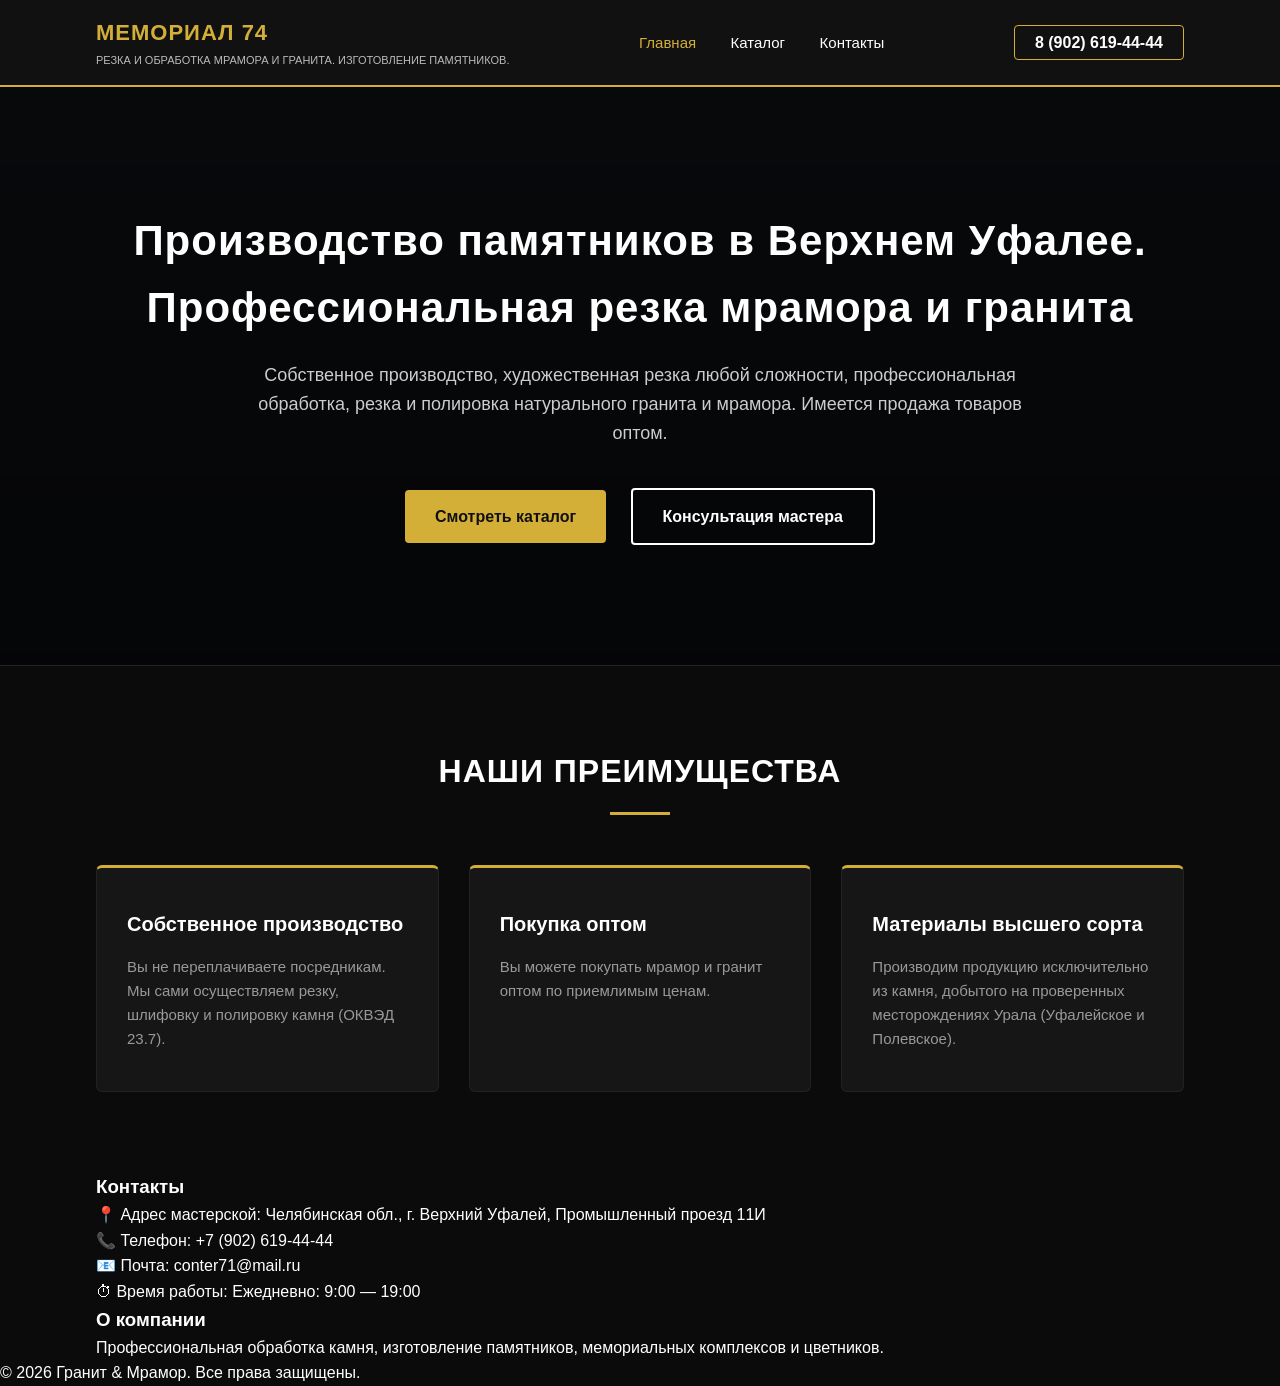
<file: index.html>
﻿<!DOCTYPE html>
<html lang="ru">
	<head>
		<meta charset="UTF-8">
			<meta name="viewport" content="width=device-width, initial-scale=1.0">
				<title>Изготовление памятников из гранита и мрамора | Профессиональная резка</title>
				<link rel="stylesheet" href="style.css">
</head>
	<body>

		<header>
			<div class="container header-container">
				<div class="logo">
					<h2>МЕМОРИАЛ 74</h2>
					<p>Резка и обработка мрамора и гранита. Изготовление памятников.</p>
				</div>
				<nav>
					<a href="index.html" class="active">Главная</a>
					<a href="catalog.html">Каталог</a>
					<a href="#contacts">Контакты</a>
				</nav>
				<div class="header-phone">
					<a href="tel:+79107306666">8 (902) 619-44-44</a>
				</div>
			</div>
		</header>
		

		<section class="hero">
			<div class="hero-overlay"></div>
			<div class="container hero-content">
				<h1>Производство памятников в Верхнем Уфалее. Профессиональная резка мрамора и гранита</h1>
				<p>Собственное производство, художественная резка любой сложности, профессиональная обработка, резка и полировка натурального гранита и мрамора. Имеется продажа товаров оптом.</p>
				<div class="hero-buttons">
					<a href="catalog.html" class="btn btn-primary">Смотреть каталог</a>
					<a href="#contacts" class="btn btn-secondary">Консультация мастера</a>
				</div>
			</div>
		</section>

		<section class="features container">
			<div class="section-title">
				<h2>Наши преимущества</h2>
				<div class="divider"></div>
			</div>
			<div class="features-grid">
				<div class="feature-card">
					<h3>Собственное производство</h3>
					<p>Вы не переплачиваете посредникам. Мы сами осуществляем резку, шлифовку и полировку камня (ОКВЭД 23.7).</p>
				</div>
				<div class="feature-card">
					<h3>Покупка оптом</h3>
					<p>Вы можете покупать мрамор и гранит оптом по приемлимым ценам.</p>
				</div>
				<div class="feature-card">
					<h3>Материалы высшего сорта</h3>
					<p>Производим продукцию исключительно из камня, добытого на проверенных месторождениях Урала (Уфалейское и Полевское).</p>
				</div>
			</div>
		</section>

		

		<footer id="contacts">
			<div class="container footer-container">
				<div>
					<h3>Контакты</h3>
					<p>📍 Адрес мастерской: Челябинская обл., г. Верхний Уфалей, Промышленный проезд 11И</p>
					<p>📞 Телефон: +7 (902) 619-44-44</p>
					<p>📧 Почта: conter71@mail.ru</p>
					<p>⏱ Время работы: Ежедневно: 9:00 — 19:00</p>
				</div>
				<div>
					<h3>О компании</h3>
					<p>Профессиональная обработка камня, изготовление памятников, мемориальных комплексов и цветников.</p>
				</div>
			</div>
			<div class="footer-bottom">
				<p>&copy; 2026 Гранит & Мрамор. Все права защищены.</p>
			</div>
		</footer>

	</body>
</html>
</file>
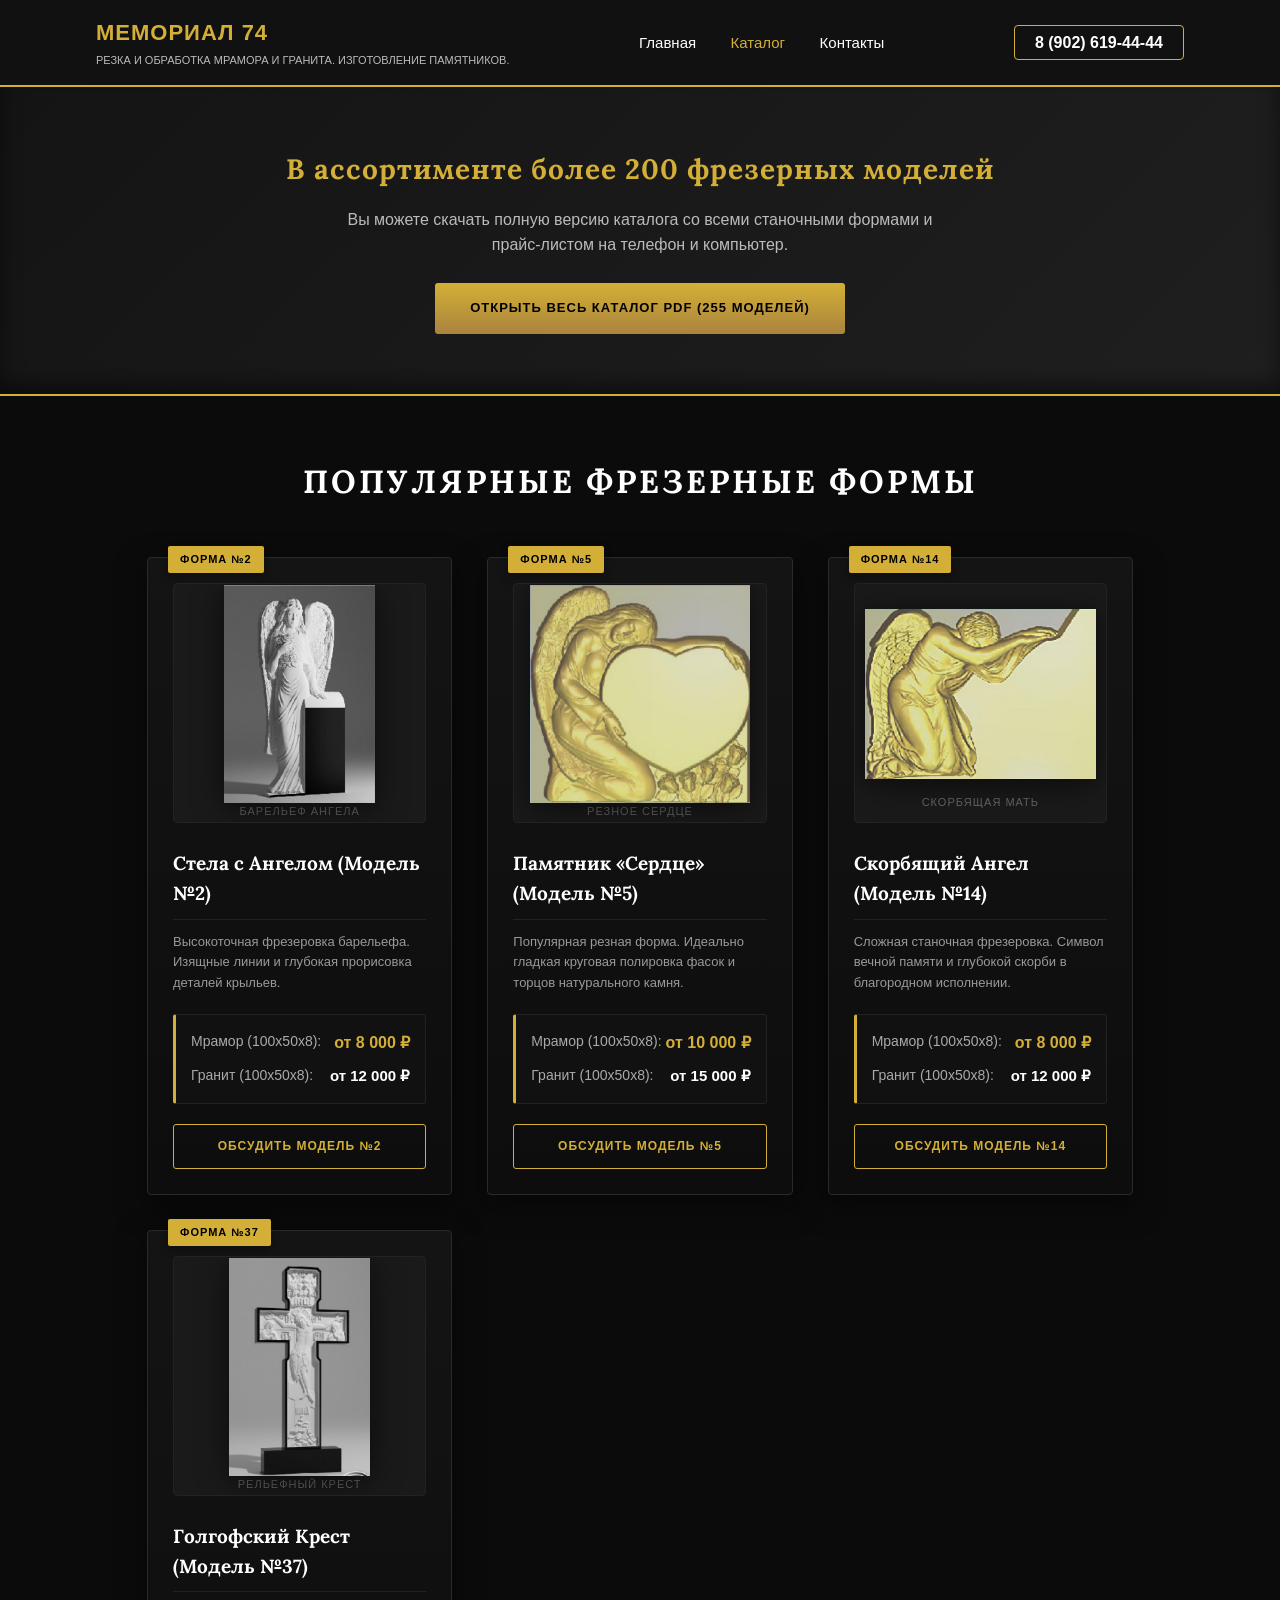
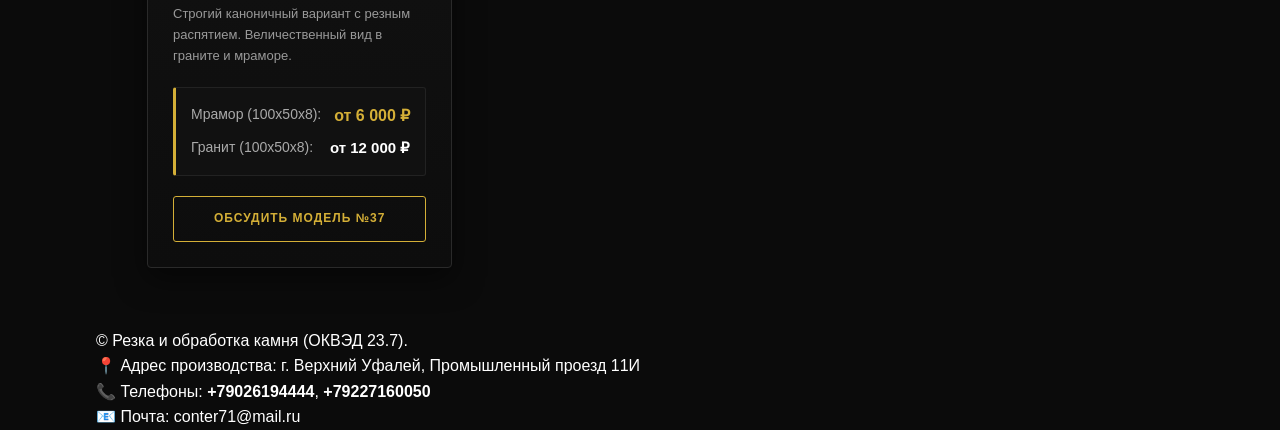
<file: catalog.html>
﻿<!DOCTYPE html>
<html lang="ru">
	<head>
		<meta charset="UTF-8">
			<meta name="viewport" content="width=device-width, initial-scale=1.0">
				<title>Каталог фрезерных памятников | Мемориал 74</title>
				<link href="https://fonts.googleapis.com/css2?family=Lora:ital,wght@0,400..700;1,400..700&display=swap" rel="stylesheet">
					<link rel="stylesheet" href="style.css">
</head>
	<body>

		<header>
			<div class="container header-container">
				<div class="logo">
					<h2>МЕМОРИАЛ 74</h2>
					<p>Резка и обработка мрамора и гранита. Изготовление памятников.</p>
				</div>
				<nav>
					<a href="index.html">Главная</a>
					<a href="catalog.html" class="active">Каталог</a>
					<a href="#contacts">Контакты</a>
				</nav>
				<div class="header-phone">
					<a href="https://wa.me/79026194444">8 (902) 619-44-44</a>
				</div>
			</div>
		</header>

		<section class="catalog-download">
			<div class="container">
				<h2>В ассортименте более 200 фрезерных моделей</h2>
				<p>Вы можете скачать полную версию каталога со всеми станочными формами и прайс-листом на телефон и компьютер.</p>
				<a href="https://disk.yandex.ru/i/3zbNdGGrFYZeXg" target="_blank" class="btn-download">Открыть весь каталог PDF (255 моделей)</a>
			</div>
		</section>

		<main class="catalog-container">
			<div class="container">
				<h1>Популярные фрезерные формы</h1>

				<div class="products-grid">

					<div class="product-card">
						<div class="product-badge">Форма №2</div>
						<div class="product-img-container">
							<!-- Обрати внимание: теперь тут .png -->
							<img src="pamyatnik2.png" alt="Модель №2" class="product-img">
								<div class="img-tip"></div>
							</img>
							<div class="img-tip">Барельеф Ангела</div>
						</div>
						<h3>Стела с Ангелом (Модель №2)</h3>
						<p class="product-desc">Высокоточная фрезеровка барельефа. Изящные линии и глубокая прорисовка деталей крыльев.</p>
						<div class="product-price-box">
							<div>
								<span>Мрамор (100х50х8):</span>
								<strong class="price-gold">от 8 000 ₽</strong>
							</div>
							<div>
								<span>Гранит (100х50х8):</span>
								<strong>от 12 000 ₽</strong>
							</div>
						</div>
						<a href="https://wa.me/79026194444" target="_blank" class="btn-order">Обсудить модель №2</a>
					</div>

					<div class="product-card">
						<div class="product-badge">Форма №5</div>
						<div class="product-img-container">
							<!-- И здесь тоже .png -->
							<img src="pamyatnik5.png" alt="Модель №5" class="product-img">
								<div class="img-tip"></div>
							</img>
							<div class="img-tip">Резное Сердце</div>
						</div>
						<h3>Памятник «Сердце» (Модель №5)</h3>
						<p class="product-desc">Популярная резная форма. Идеально гладкая круговая полировка фасок и торцов натурального камня.</p>
						<div class="product-price-box">
							<div>
								<span>Мрамор (100х50х8):</span>
								<strong class="price-gold">от 10 000 ₽</strong>
							</div>
							<div>
								<span>Гранит (100х50х8):</span>
								<strong>от 15 000 ₽</strong>
							</div>
						</div>
						<a href="https://wa.me/79026194444" target="_blank" class="btn-order">Обсудить модель №5</a>
					</div>

					<div class="product-card">
						<div class="product-badge">Форма №14</div>
						<div class="product-img-container">
							<!-- И здесь тоже .png -->
							<img src="pamyatnik14.png" alt="Модель №14" class="product-img">
								<div class="img-tip"></div>
							</img>
							<div class="img-tip">Скорбящая мать</div>
						</div>
						<h3>Скорбящий Ангел (Модель №14)</h3>
						<p class="product-desc">Сложная станочная фрезеровка. Символ вечной памяти и глубокой скорби в благородном исполнении.</p>
						<div class="product-price-box">
							<div>
								<span>Мрамор (100х50х8):</span>
								<strong class="price-gold">от 8 000 ₽</strong>
							</div>
							<div>
								<span>Гранит (100х50х8):</span>
								<strong>от 12 000 ₽</strong>
							</div>
						</div>
						<a href="https://wa.me/79026194444" target="_blank" class="btn-order">Обсудить модель №14</a>
					</div>

					<div class="product-card">
						<div class="product-badge">Форма №37</div>
						<div class="product-img-container">
							<!-- И здесь тоже .png -->
							<img src="pamyatnik37.png" alt="Модель №37" class="product-img">
								<div class="img-tip"></div>
							</img>
							<div class="img-tip">Рельефный Крест</div>
						</div>
						<h3>Голгофский Крест (Модель №37)</h3>
						<p class="product-desc">Строгий каноничный вариант с резным распятием. Величественный вид в граните и мраморе.</p>
						<div class="product-price-box">
							<div>
								<span>Мрамор (100х50х8):</span>
								<strong class="price-gold">от 6 000 ₽</strong>
							</div>
							<div>
								<span>Гранит (100х50х8):</span>
								<strong>от 12 000 ₽</strong>
							</div>
						</div>
						<a href="https://wa.me/79026194444" target="_blank" class="btn-order">Обсудить модель №37</a>
					</div>

				</div>
			</div>
		</main>

		<footer id="contacts">
			<div class="container">
				<p>© Резка и обработка камня (ОКВЭД 23.7).</p>
				<p>
					📍 Адрес производства: г. Верхний Уфалей, Промышленный проезд 11И <br>
					📞 Телефоны: <strong>+79026194444</strong>, <strong>+79227160050</strong>
				</br> 📧 Почта: conter71@mail.ru
				</p>
			</div>
		</footer>

	</body>
</html>
</file>
<file: style.css>
﻿/* ОБЩИЕ СТИЛИ ДЛЯ ВСЕГО САЙТА */
* {
    margin: 0;
    padding: 0;
    box-sizing: border-box;
}

body {
    font-family: 'Segoe UI', Tahoma, Geneva, Verdana, sans-serif;
    background-color: #0b0b0b; /* Глубокий премиальный черный фон */
    color: #ffffff;
    line-height: 1.6;
}

.container {
    width: 85%;
    max-width: 1200px;
    margin: 0 auto;
}

/* ШАПКА САЙТА (HEADER) */
header {
    background-color: #111111;
    border-bottom: 2px solid #d4af37; /* Золотая полоса */
    position: sticky;
    top: 0;
    z-index: 1000;
    padding: 15px 0;
}

.header-container {
    display: flex;
    justify-content: space-between;
    align-items: center;
}

.logo h2 {
    font-size: 22px;
    color: #d4af37;
    letter-spacing: 1px;
}

.logo p {
    font-size: 11px;
    color: #bbb;
    text-transform: uppercase;
    margin-top: 2px;
}

nav a {
    color: #ffffff;
    text-decoration: none;
    margin: 0 15px;
    font-size: 15px;
    font-weight: 500;
    transition: color 0.3s;
}

nav a:hover, nav a.active {
    color: #d4af37;
}

.header-phone a {
    color: #fff;
    text-decoration: none;
    font-weight: bold;
    border: 1px solid #d4af37;
    padding: 8px 20px;
    border-radius: 4px;
    transition: all 0.3s;
}

.header-phone a:hover {
    background-color: #d4af37;
    color: #111111;
}

/* ГЛАВНАЯ СТРАНИЦА: БАННЕР (HERO) */
.hero {
    background: linear-gradient(rgba(0, 0, 0, 0.75), rgba(0, 0, 0, 0.85)), #1f242d; 
    background-size: cover;
    background-position: center;
    padding: 120px 0;
    text-align: center;
    border-bottom: 1px solid #222;
}

.hero h1 {
    font-size: 42px;
    color: #ffffff;
    margin-bottom: 20px;
    font-weight: bold;
    letter-spacing: 1px;
}

.hero p {
    font-size: 18px;
    max-width: 800px;
    margin: 0 auto 40px auto;
    color: #cccccc;
}

/* КНОПКИ */
.btn {
    display: inline-block;
    padding: 14px 30px;
    text-decoration: none;
    font-weight: bold;
    border-radius: 4px;
    margin: 0 10px;
    transition: 0.3s;
}

.btn-primary {
    background-color: #d4af37;
    color: #111111;
}

.btn-primary:hover {
    background-color: #ffffff;
    box-shadow: 0 0 15px rgba(212, 175, 55, 0.4);
}

.btn-secondary {
    border: 2px solid #ffffff;
    color: #ffffff;
}

.btn-secondary:hover {
    background-color: #ffffff;
    color: #111111;
}

/* ГЛАВНАЯ СТРАНИЦА: ПРЕИМУЩЕСТВА */
.features {
    padding: 80px 0;
}

.section-title {
    text-align: center;
    margin-bottom: 50px;
}

.section-title h2 {
    font-size: 32px;
    color: #ffffff;
    text-transform: uppercase;
    letter-spacing: 1px;
}

.divider {
    width: 60px;
    height: 3px;
    background-color: #d4af37;
    margin: 15px auto 0 auto;
}

.features-grid {
    display: flex;
    justify-content: space-between;
    gap: 30px;
}

.feature-card {
    background: #161616;
    padding: 40px 30px;
    border-radius: 6px;
    flex: 1;
    border: 1px solid #222222;
    border-top: 3px solid #d4af37; /* Золотой акцент сверху */
    transition: 0.3s;
}

.feature-card:hover {
    transform: translateY(-5px);
    border-color: #d4af37;
}

.feature-card h3 {
    margin-bottom: 15px;
    font-size: 20px;
    color: #ffffff;
}

.feature-card p {
    color: #999999;
    font-size: 15px;
}

/* ГЛАВНАЯ СТРАНИЦА: ФОРМА ЗАЯВКИ */
.callback-section {
    background-color: #111111;
    border-top: 1px solid #222;
    border-bottom: 1px solid #222;
    padding: 60px 0;
    text-align: center;
}

.callback-container h2 {
    color: #d4af37;
    margin-bottom: 15px;
    font-size: 28px;
}

.callback-container p {
    color: #cccccc;
    margin-bottom: 30px;
}

.callback-form {
    display: flex;
    justify-content: center;
    gap: 15px;
}

.callback-form input {
    padding: 14px;
    width: 280px;
    border: 1px solid #333333;
    background: #1a1a1a;
    color: white;
    border-radius: 4px;
    font-size: 15px;
}

.callback-form input:focus {
    border-color: #d4af37;
    outline: none;
}

/* ==========================================================================
   ОБНОВЛЕННЫЕ ДИЗАЙНЕРСКИЕ СТИЛИ СТРАНИЦЫ КАТАЛОГА
   ========================================================================== */
.catalog-download {
    background: linear-gradient(135deg, #141414 0%, #1f1f1f 100%);
    border-bottom: 2px solid #d4af37;
    text-align: center;
    padding: 60px 20px;
    box-shadow: inset 0 -10px 20px rgba(0,0,0,0.5);
}

.catalog-download h2 {
    color: #d4af37;
    font-size: 28px;
    font-family: 'Lora', serif;
    margin-bottom: 15px;
    letter-spacing: 1px;
}

.catalog-download p {
    color: #bbbbbb;
    font-size: 16px;
    max-width: 600px;
    margin: 0 auto;
}

.btn-download {
    display: inline-block;
    background: linear-gradient(180deg, #d4af37 0%, #aa843d 100%);
    color: #000000;
    padding: 15px 35px;
    font-weight: bold;
    text-decoration: none;
    border-radius: 3px;
    margin-top: 25px;
    text-transform: uppercase;
    font-size: 13px;
    letter-spacing: 1px;
    transition: all 0.3s ease;
    border: none;
}

.btn-download:hover {
    background: #ffffff;
    color: #000000;
    box-shadow: 0 0 25px rgba(212, 175, 55, 0.7);
    transform: translateY(-2px);
}

.catalog-container {
    max-width: 1200px;
    margin: 60px auto;
    padding: 0 20px;
}

.catalog-container h1 {
    text-align: center;
    color: #ffffff;
    margin-bottom: 50px;
    text-transform: uppercase;
    letter-spacing: 3px;
    font-size: 32px;
    font-family: 'Lora', serif;
    position: relative;
}

/* Сетка карточек */
.products-grid {
    display: grid;
    grid-template-columns: repeat(auto-fit, minmax(280px, 1fr));
    gap: 35px;
}

/* Элегантная карточка товара под полированный камень */
.product-card {
    background: linear-gradient(180deg, #141414 0%, #0d0d0d 100%);
    border: 1px solid #2a2a2a;
    border-radius: 4px;
    padding: 25px;
    position: relative;
    display: flex;
    flex-direction: column;
    justify-content: space-between;
    transition: all 0.4s cubic-bezier(0.165, 0.84, 0.44, 1);
    box-shadow: 0 10px 30px rgba(0,0,0,0.5);
}

/* Эффект дороговизны при наведении */
.product-card:hover {
    border-color: #d4af37;
    transform: translateY(-8px);
    box-shadow: 0 15px 35px rgba(212, 175, 55, 0.15);
}

.product-badge {
    position: absolute;
    top: -12px;
    left: 20px;
    background: #d4af37;
    color: #000000;
    padding: 5px 12px;
    font-size: 11px;
    font-weight: bold;
    letter-spacing: 1px;
    border-radius: 2px;
    text-transform: uppercase;
    box-shadow: 0 4px 10px rgba(0,0,0,0.3);
}

.product-img-container {
    background: #1a1a1a;
    height: 240px; /* Высота подложки для памятника */
    display: flex;
    flex-direction: column;
    align-items: center;
    justify-content: center;
    border-radius: 4px;
    margin-bottom: 20px;
    border: 1px solid #222;
    padding: 10px; /* Добавляем внутренний отступ, чтобы картинка не прижималась к краям */
    overflow: hidden;
    position: relative;
}

/* Имитация красивой гравировки/иконки памятника */
.monument-icon {
    font-size: 60px;
    color: #444;
    margin-bottom: 10px;
    transition: 0.3s;
}

.product-card:hover .monument-icon {
    color: #d4af37; /* Иконка загорается золотом при наведении */
}

.img-tip {
    font-size: 11px;
    color: #666;
    text-transform: uppercase;
    letter-spacing: 1px;
}

.product-card h3 {
    color: #ffffff;
    font-size: 19px;
    font-family: 'Lora', serif;
    margin-top: 5px;
    margin-bottom: 12px;
    border-bottom: 1px solid #222;
    padding-bottom: 10px;
}

.product-desc {
    color: #999999;
    font-size: 13px;
    line-height: 1.6;
    margin-bottom: 20px;
}

/* Удобный блок цен */
.product-price-box {
    background: #111111;
    padding: 15px;
    border-radius: 3px;
    margin-bottom: 20px;
    font-size: 14px;
    border: 1px solid #222;
    border-left: 3px solid #d4af37;
}

.product-price-box div {
    display: flex;
    justify-content: space-between;
    margin-bottom: 8px;
    color: #aaaaaa;
}

.product-price-box div:last-child {
    margin-bottom: 0;
}

.product-price-box span {
    font-weight: 500;
}

.product-price-box strong {
    color: #ffffff;
    font-size: 15px;
}

/* Золотая цена для контраста */
.product-price-box .price-gold {
    color: #d4af37;
    font-size: 16px;
}

/* Стильная кнопка заказа */
.btn-order {
    display: block;
    text-align: center;
    background: transparent;
    color: #d4af37;
    border: 1px solid #d4af37;
    padding: 12px;
    text-decoration: none;
    font-weight: bold;
    border-radius: 3px;
    text-transform: uppercase;
    font-size: 12px;
    letter-spacing: 1px;
    transition: all 0.3s ease;
}

.btn-order:hover {
    background: #d4af37;
    color: #000000;
    box-shadow: 0 5px 15px rgba(212, 175, 55, 0.3);
}
/* Красивая замена картинок на силуэты памятников */
.monument-stone-shape {
    background: #111111;
    width: 90px;
    height: 140px;
    border-radius: 15px 15px 0 0; /* Делаем верх закругленным, как стела */
    border: 2px solid #333333;
    display: flex;
    align-items: center;
    justify-content: center;
    box-shadow: 0 8px 20px rgba(0,0,0,0.7);
    margin-bottom: 10px;
    transition: 0.3s ease;
}

.product-card:hover .monument-stone-shape {
    border-color: #d4af37; /* Стела загорается золотом при наведении */
    transform: scale(1.05);
}

.stone-engraving {
    font-size: 36px;
    filter: drop-shadow(0 2px 4px rgba(0,0,0,0.8));
}
/* Правильные стили, чтобы картинка полностью влезала по размеру */
.product-img {
    width: 100%;
    height: 100%; /* Занимает всю доступную высоту контейнера */
    max-height: 220px; /* Ограничиваем максимальную высоту, чтобы не ломать карточку */
    object-fit: contain; /* Самое важное: картинка сжимается и влезает ПОЛНОСТЬЮ без обрезки */
    display: block;
    margin: 0 auto;
    filter: drop-shadow(0 5px 15px rgba(0,0,0,0.6)); /* Красивая тень под памятником */
    transition: transform 0.3s ease;
}

/* Эффект аккуратного увеличения при наведении */
.product-card:hover .product-img {
    transform: scale(1.05);
}
</file>
